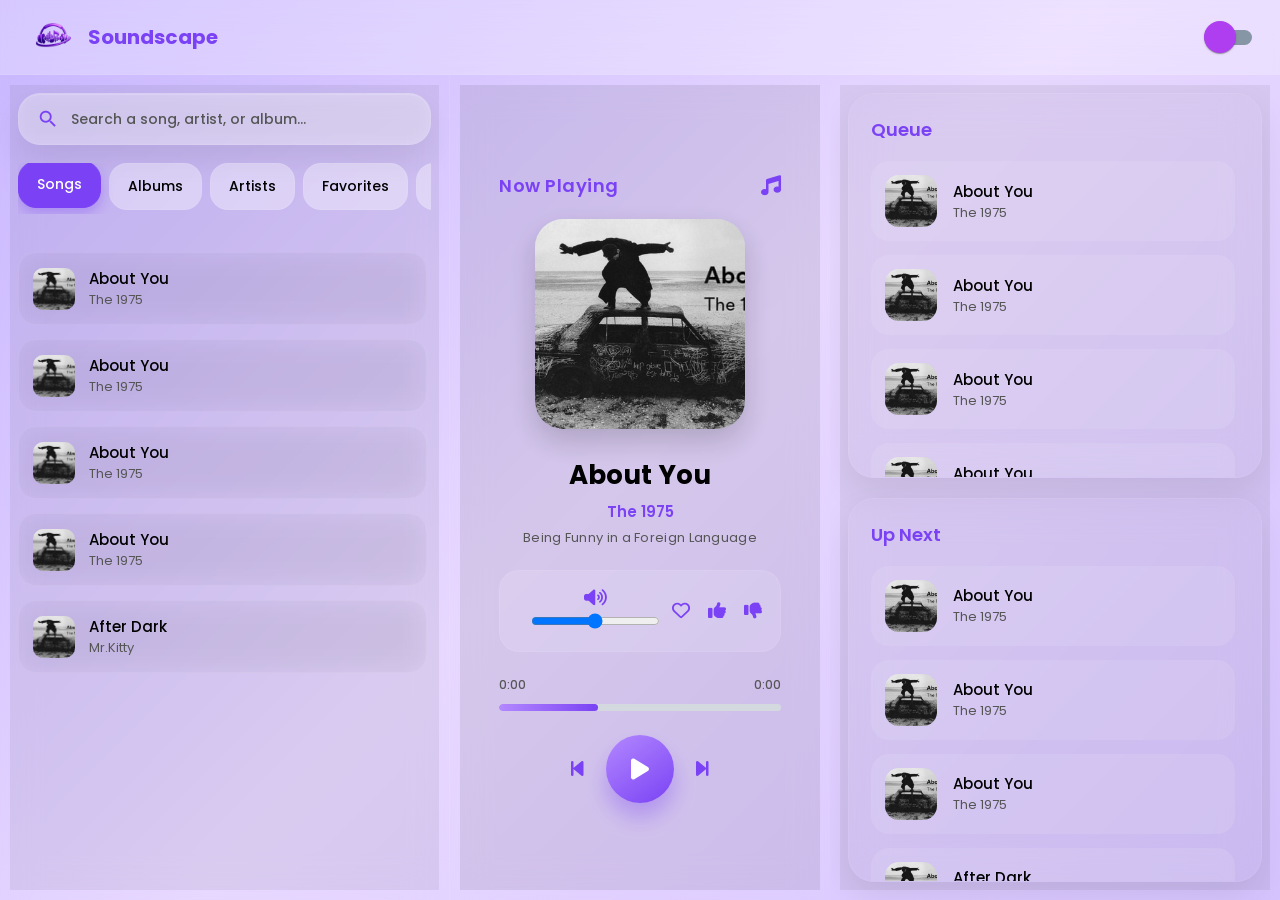
<file: index.html>
<!DOCTYPE html>
<html lang="en">
<head>
    <meta charset="UTF-8" />
    <meta name="viewport" content="width=device-width, initial-scale=1.0"/>
    <link rel="stylesheet"
    href="https://cdnjs.cloudflare.com/ajax/libs/font-awesome/6.5.2/css/all.min.css"/>
    <link rel="stylesheet"
    href="https://fonts.googleapis.com/icon?family=Material+Icons">
    <link rel="preconnect" href="https://fonts.googleapis.com">
    <link rel="preconnect" href="https://fonts.gstatic.com" crossorigin>
    <link href="https://fonts.googleapis.com/css2?family=Poppins:wght@300;400;500;600;700&display=swap"
    rel="stylesheet">
    <link rel="stylesheet" href="/styles/style.css">
    <title>Soundscape</title>
</head>

<body>

    <!--
        - The main container
        - it wraps the entire layout using the css grid
    -->
    <div class="container">

        <!--
            - The header class contains the div class logo-name and
                the div class theme-toggle-icon that contains 
                label class theme-toggle and iput id themeToggle,
                also a nested div class slider that contains another
                nested div circle
        -->
        <header class="header">

            <div class="logo-name">
                <img src="src/image/logo.png" alt="logo">
                <h2>Soundscape</h2>
            </div>

            <div class="theme-toggle-icon">

                <label class="theme-toggle">
                <input type="checkbox" id="themeToggle">

                <div class="slider">
                    <div class="circle"></div>
                </div>
                </label>

            </div>

        </header>
    
        <!--
            - The left sidebar
            - the class left contains a div class search-box
                that contains a span class material-icons
            - and a ul class nav
        -->
        <aside class="left">

            <div class="search-box">

                <span class="material-icons">
                    search
                </span>

                <input
                    type="text"
                    maxlength="200"
                    placeholder="Search a song, artist, or album..."
                    class="search-input"
                >

            </div>

            <ul class="nav">

                <li data-category="songs">Songs</li>
                <li data-category="albums">Albums</li>
                <li data-category="artists">Artists</li>
                <li data-category="favorites">Favorites</li>
                <li data-category="recent">Recent</li>

            </ul>

            <!-- LEFT DYNAMIC CONTENT -->
            <div class="left-content"></div>

        </aside>
        <!--
            - the main class middle contains a
            - div class player and inside of it contains classes
                such as div class top-bar, div class-song-info, 
                div class progress-container, div class control

            - the div class song-info contains another classes,
                img class cover, h1 class title, p class artist, 
                p class album, a div class icons.

                - inside the div class icons contains another classes
                    div class volume-container and div class icon-group

            - the div class progress-container contains another classes
                a div class time that contains  
                    - span class current and span class duration
                and a div class progress-bar that contains 
                    - div class progress

        -->
        <main class="middle">

            <div class="player">

                <div class="top-bar">
                    <h2>Now Playing</h2>
                    <i class="fa-solid fa-music"></i>
                </div>

                <div class="song-info">
                    <img class="cover" src="" alt="cover">
                    <h1 class="title">Song Title</h1>
                    <p class="artist">Artist Name</p>
                    <p class="album">Album Name</p>
                    <div class="icons">
                        <div class="volume-container">
                            <i class="fa-solid fa-volume-high volume"></i>
                            <input
                                type="range"
                                class="volume-slider"
                                min="0"
                                max="100"
                                value="50"
                            >
                        </div>
                        <div class="icon-group">
                            <i class="fa-regular fa-heart heart"></i>
                            <i class="fa-solid fa-thumbs-up"></i>
                            <i class="fa-solid fa-thumbs-down"></i>
                        </div>
                    </div>
                </div>
                <div class="progress-container">
                    <div class="time">
                        <span class="current">0:00</span>
                        <span class="duration">0:00</span>
                    </div>
                    <div class="progress-bar">
                        <div class="progress"></div>
                    </div>
                </div>
                <div class="controls">
                    <i class="fa-solid fa-backward-step prev"></i>
                    <div class="play-btn">
                        <i class="fa-solid fa-play play-icon"></i>
                    </div>
                    <i class="fa-solid fa-forward-step next"></i>
                </div>

                <!--
                    - AUDIO ELEMENT
                    - handles actual music playback
                -->
                <audio class="audio"></audio>
            </div>
        </main>

        <aside class="right">

        <!--
            - The right sidebar will be generated dynamically
            - using JavaScript from the songs array
        -->
        <div class="right-sidebar">

            <div class="right-column">

                <!-- QUEUE -->
                <div class="right-box">

                    <div class="right-title">
                        Queue
                    </div>

                    <div class="song-row queue-list"></div>

                </div>

                <!-- UP NEXT -->
                <div class="right-box">

                    <div class="right-title">
                        Up Next
                    </div>

                    <div class="song-row up-next-list"></div>

                </div>

            </div>

        </div>

    </aside>
    </div>

    <script type="module" src="/js/script.js"></script>
    <script src="/js/ThemeToggle.js"></script>
</body>
</html>
</file>
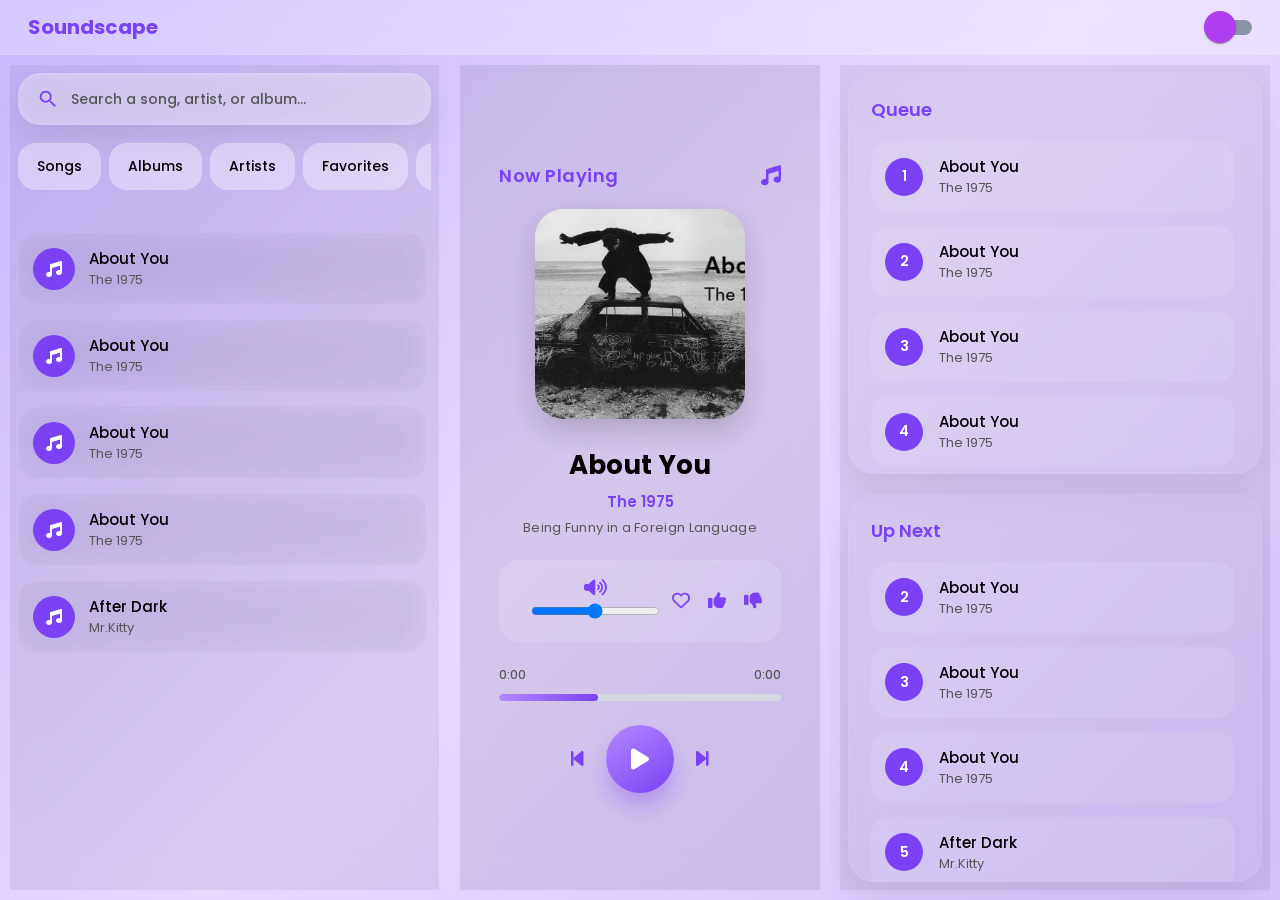
<file: music.html>
<!DOCTYPE html>
<html lang="en">
<head>
    <meta charset="UTF-8" />
    <meta name="viewport" content="width=device-width, initial-scale=1.0"/>
    <link rel="stylesheet"
    href="https://cdnjs.cloudflare.com/ajax/libs/font-awesome/6.5.2/css/all.min.css"/>
    <link rel="stylesheet"
    href="https://fonts.googleapis.com/icon?family=Material+Icons">
    <link rel="preconnect" href="https://fonts.googleapis.com">
    <link rel="preconnect" href="https://fonts.gstatic.com" crossorigin>
    <link href="https://fonts.googleapis.com/css2?family=Poppins:wght@300;400;500;600;700&display=swap"
    rel="stylesheet">
    <link rel="stylesheet" href="Soundscape/styles/style.css">
    <title>Soundscape</title>
</head>

<body>

    <!--
        - The main container
        - it wraps the entire layout using the css grid
    -->
    <div class="container">

        <!--
            - The header class contains the div class logo-name and
                the div class theme-toggle-icon that contains 
                label class theme-toggle and iput id themeToggle,
                also a nested div class slider that contains another
                nested div circle
        -->
        <header class="header">

            <div class="logo-name">
                <h2>Soundscape</h2>
            </div>

            <div class="theme-toggle-icon">

                <label class="theme-toggle">
                <input type="checkbox" id="themeToggle">

                <div class="slider">
                    <div class="circle"></div>
                </div>
                </label>

            </div>

        </header>
    
        <!--
            - The left sidebar
            - the class left contains a div class search-box
                that contains a span class material-icons
            - and a ul class nav
        -->
        <aside class="left">

            <div class="search-box">

                <span class="material-icons">
                    search
                </span>

                <input
                    type="text"
                    maxlength="200"
                    placeholder="Search a song, artist, or album..."
                    class="search-input"
                >

            </div>

            <ul class="nav">

                <li data-category="songs">Songs</li>
                <li data-category="albums">Albums</li>
                <li data-category="artists">Artists</li>
                <li data-category="favorites">Favorites</li>
                <li data-category="recent">Recent</li>

            </ul>

            <!-- LEFT DYNAMIC CONTENT -->
            <div class="left-content"></div>

        </aside>
        <!--
            - the main class middle contains a
            - div class player and inside of it contains classes
                such as div class top-bar, div class-song-info, 
                div class progress-container, div class control

            - the div class song-info contains another classes,
                img class cover, h1 class title, p class artist, 
                p class album, a div class icons.

                - inside the div class icons contains another classes
                    div class volume-container and div class icon-group

            - the div class progress-container contains another classes
                a div class time that contains  
                    - span class current and span class duration
                and a div class progress-bar that contains 
                    - div class progress

        -->
        <main class="middle">

            <div class="player">

                <div class="top-bar">
                    <h2>Now Playing</h2>
                    <i class="fa-solid fa-music"></i>
                </div>

                <div class="song-info">
                    <img class="cover" src="" alt="cover">
                    <h1 class="title">Song Title</h1>
                    <p class="artist">Artist Name</p>
                    <p class="album">Album Name</p>
                    <div class="icons">
                        <div class="volume-container">
                            <i class="fa-solid fa-volume-high volume"></i>
                            <input
                                type="range"
                                class="volume-slider"
                                min="0"
                                max="100"
                                value="50"
                            >
                        </div>
                        <div class="icon-group">
                            <i class="fa-regular fa-heart"></i>
                            <i class="fa-solid fa-thumbs-up"></i>
                            <i class="fa-solid fa-thumbs-down"></i>
                        </div>
                    </div>
                </div>
                <div class="progress-container">
                    <div class="time">
                        <span class="current">0:00</span>
                        <span class="duration">0:00</span>
                    </div>
                    <div class="progress-bar">
                        <div class="progress"></div>
                    </div>
                </div>
                <div class="controls">
                    <i class="fa-solid fa-backward-step prev"></i>
                    <div class="play-btn">
                        <i class="fa-solid fa-play play-icon"></i>
                    </div>
                    <i class="fa-solid fa-forward-step next"></i>
                </div>

                <!--
                    - AUDIO ELEMENT
                    - handles actual music playback
                -->
                <audio class="audio"></audio>
            </div>
        </main>

        <aside class="right">

        <!--
            - The right sidebar will be generated dynamically
            - using JavaScript from the songs array
        -->
        <div class="right-sidebar">

            <div class="right-column">

                <!-- QUEUE -->
                <div class="right-box">

                    <div class="right-title">
                        Queue
                    </div>

                    <div class="song-row queue-list"></div>

                </div>

                <!-- UP NEXT -->
                <div class="right-box">

                    <div class="right-title">
                        Up Next
                    </div>

                    <div class="song-row up-next-list"></div>

                </div>

            </div>

        </div>

    </aside>
    </div>

    <script type="module" src="Soundscape/js/script.js"></script>
    <script src="Soundscape/js/ThemeToggle.js"></script>
</body>
</html>
</file>
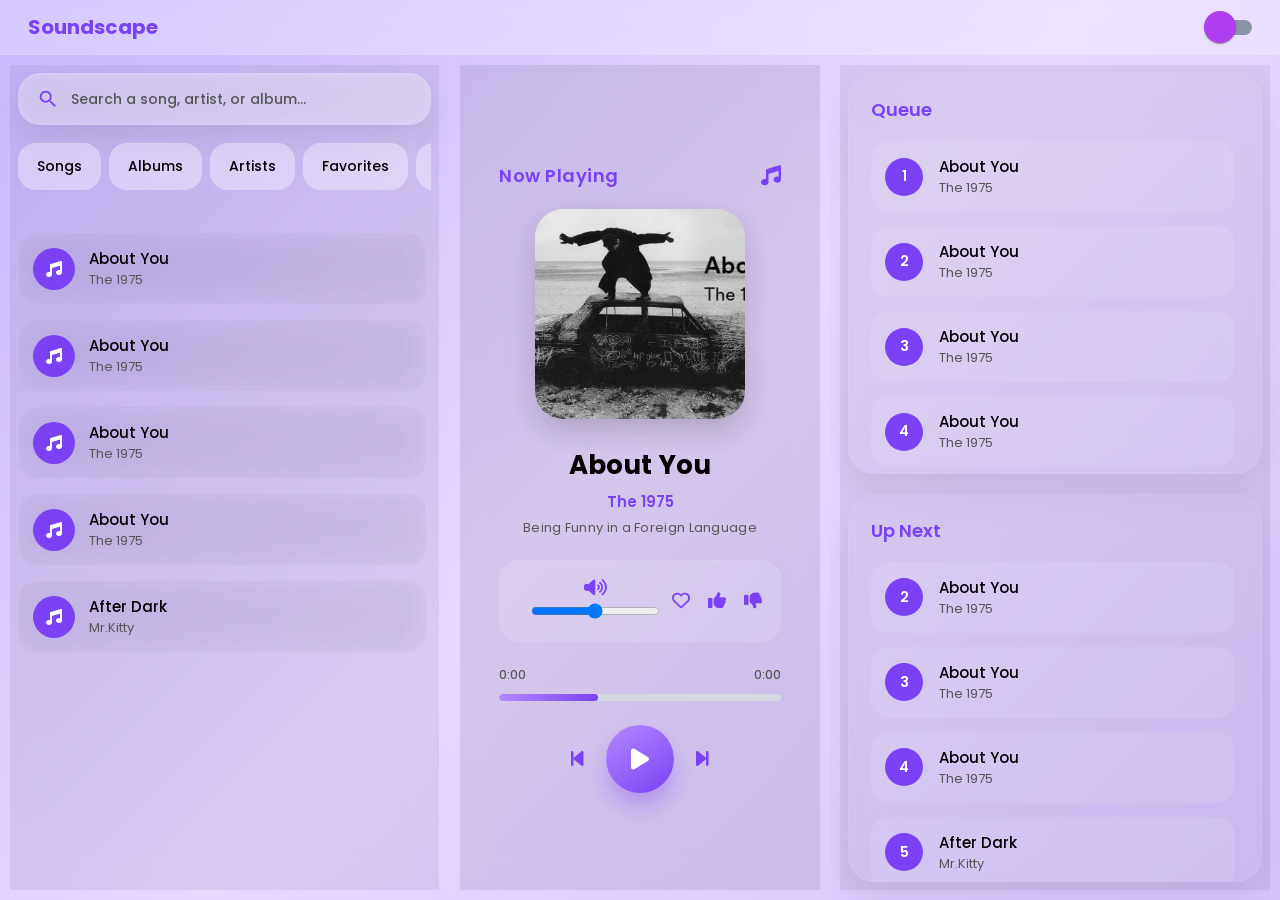
<file: Soundscape/music.html>
<!DOCTYPE html>
<html lang="en">
<head>
    <meta charset="UTF-8" />
    <meta name="viewport" content="width=device-width, initial-scale=1.0"/>
    <link rel="stylesheet"
    href="https://cdnjs.cloudflare.com/ajax/libs/font-awesome/6.5.2/css/all.min.css"/>
    <link rel="stylesheet"
    href="https://fonts.googleapis.com/icon?family=Material+Icons">
    <link rel="preconnect" href="https://fonts.googleapis.com">
    <link rel="preconnect" href="https://fonts.gstatic.com" crossorigin>
    <link href="https://fonts.googleapis.com/css2?family=Poppins:wght@300;400;500;600;700&display=swap"
    rel="stylesheet">
    <link rel="stylesheet" href="./styles/style.css">
    <title>Soundscape</title>
</head>

<body>

    <!--
        - The main container
        - it wraps the entire layout using the css grid
    -->
    <div class="container">

        <!--
            - The header class contains the div class logo-name and
                the div class theme-toggle-icon that contains 
                label class theme-toggle and iput id themeToggle,
                also a nested div class slider that contains another
                nested div circle
        -->
        <header class="header">

            <div class="logo-name">
                <h2>Soundscape</h2>
            </div>

            <div class="theme-toggle-icon">

                <label class="theme-toggle">
                <input type="checkbox" id="themeToggle">

                <div class="slider">
                    <div class="circle"></div>
                </div>
                </label>

            </div>

        </header>
    
        <!--
            - The left sidebar
            - the class left contains a div class search-box
                that contains a span class material-icons
            - and a ul class nav
        -->
        <aside class="left">

            <div class="search-box">

                <span class="material-icons">
                    search
                </span>

                <input
                    type="text"
                    maxlength="200"
                    placeholder="Search a song, artist, or album..."
                    class="search-input"
                >

            </div>

            <ul class="nav">

                <li data-category="songs">Songs</li>
                <li data-category="albums">Albums</li>
                <li data-category="artists">Artists</li>
                <li data-category="favorites">Favorites</li>
                <li data-category="recent">Recent</li>

            </ul>

            <!-- LEFT DYNAMIC CONTENT -->
            <div class="left-content"></div>

        </aside>
        <!--
            - the main class middle contains a
            - div class player and inside of it contains classes
                such as div class top-bar, div class-song-info, 
                div class progress-container, div class control

            - the div class song-info contains another classes,
                img class cover, h1 class title, p class artist, 
                p class album, a div class icons.

                - inside the div class icons contains another classes
                    div class volume-container and div class icon-group

            - the div class progress-container contains another classes
                a div class time that contains  
                    - span class current and span class duration
                and a div class progress-bar that contains 
                    - div class progress

        -->
        <main class="middle">

            <div class="player">

                <div class="top-bar">
                    <h2>Now Playing</h2>
                    <i class="fa-solid fa-music"></i>
                </div>

                <div class="song-info">
                    <img class="cover" src="" alt="cover">
                    <h1 class="title">Song Title</h1>
                    <p class="artist">Artist Name</p>
                    <p class="album">Album Name</p>
                    <div class="icons">
                        <div class="volume-container">
                            <i class="fa-solid fa-volume-high volume"></i>
                            <input
                                type="range"
                                class="volume-slider"
                                min="0"
                                max="100"
                                value="50"
                            >
                        </div>
                        <div class="icon-group">
                            <i class="fa-regular fa-heart"></i>
                            <i class="fa-solid fa-thumbs-up"></i>
                            <i class="fa-solid fa-thumbs-down"></i>
                        </div>
                    </div>
                </div>
                <div class="progress-container">
                    <div class="time">
                        <span class="current">0:00</span>
                        <span class="duration">0:00</span>
                    </div>
                    <div class="progress-bar">
                        <div class="progress"></div>
                    </div>
                </div>
                <div class="controls">
                    <i class="fa-solid fa-backward-step prev"></i>
                    <div class="play-btn">
                        <i class="fa-solid fa-play play-icon"></i>
                    </div>
                    <i class="fa-solid fa-forward-step next"></i>
                </div>

                <!--
                    - AUDIO ELEMENT
                    - handles actual music playback
                -->
                <audio class="audio"></audio>
            </div>
        </main>

        <aside class="right">

        <!--
            - The right sidebar will be generated dynamically
            - using JavaScript from the songs array
        -->
        <div class="right-sidebar">

            <div class="right-column">

                <!-- QUEUE -->
                <div class="right-box">

                    <div class="right-title">
                        Queue
                    </div>

                    <div class="song-row queue-list"></div>

                </div>

                <!-- UP NEXT -->
                <div class="right-box">

                    <div class="right-title">
                        Up Next
                    </div>

                    <div class="song-row up-next-list"></div>

                </div>

            </div>

        </div>

    </aside>
    </div>

    <script type="module" src="./js/script.js"></script>
    <script src="./js/ThemeToggle.js"></script>
</body>
</html>
</file>
<file: styles/style.css>
/**
    -Import the 4 css 
    > container.css
    > left.css
    > variable.css
    > middle.css

*/
@import url("container.css");
@import url("left.css");
@import url("variable.css");
@import url("right.css");
@import url("middle.css");
</file>
<file: Soundscape/styles/style.css>
/**
    -Import the 4 css 
    > container.css
    > left.css
    > variable.css
    > middle.css

*/
@import url("container.css");
@import url("left.css");
@import url("variable.css");
@import url("right.css");
@import url("middle.css");
</file>
